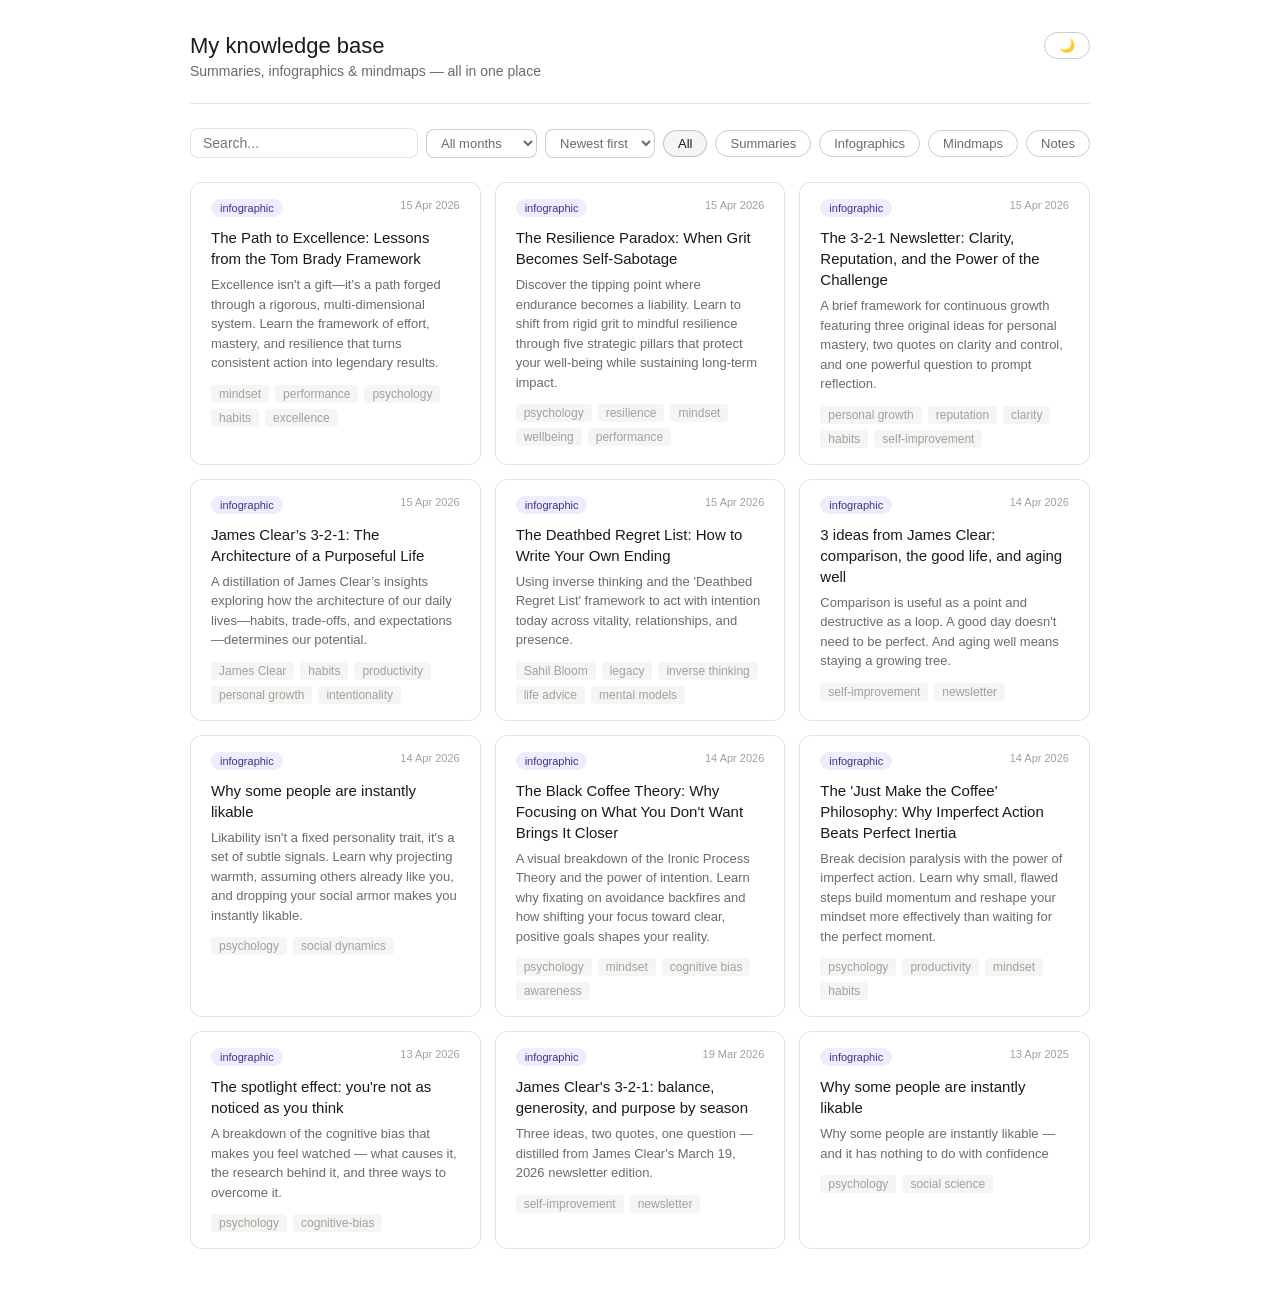
<file: index.html>
<!DOCTYPE html>
<html lang="en">
<head>
  <script>
    const savedTheme = localStorage.getItem('theme') || 'system';
    const prefersDark = window.matchMedia('(prefers-color-scheme: dark)').matches;
    if (savedTheme === 'dark' || (savedTheme === 'system' && prefersDark)) {
      document.documentElement.setAttribute('data-theme', 'dark');
    }
  </script>
  <meta charset="UTF-8" />
  <meta name="viewport" content="width=device-width, initial-scale=1.0" />
  <title>My Knowledge Base</title>
  <link rel="stylesheet" href="main.css" />
</head>
<body>
  <div class="container">
    <div class="header">
      <div style="display: flex; justify-content: space-between; align-items: center;">
        <h1>My knowledge base</h1>
        <button id="theme-toggle" class="filter-btn" onclick="toggleTheme()" title="Toggle Day/Night Mode">🌙</button>
      </div>
      <p>Summaries, infographics & mindmaps — all in one place</p>
    </div>

    <div class="controls">
      <input class="search" type="text" id="search" placeholder="Search..." oninput="render()" />
      <select class="date-filter" id="date-filter" onchange="render()">
        <option value="all">All months</option>
      </select>
      <select class="sort-filter" id="sort-filter" onchange="handleSortChange()">
        <option value="newest">Newest first</option>
        <option value="oldest">Oldest first</option>
      </select>
      <button class="filter-btn active" data-type="all"         onclick="setFilter('all')">All</button>
      <button class="filter-btn"        data-type="summary"     onclick="setFilter('summary')">Summaries</button>
      <button class="filter-btn"        data-type="infographic" onclick="setFilter('infographic')">Infographics</button>
      <button class="filter-btn"        data-type="mindmap"     onclick="setFilter('mindmap')">Mindmaps</button>
      <button class="filter-btn"        data-type="notes"       onclick="setFilter('notes')">Notes</button>
    </div>

    <div class="grid" id="grid"></div>
  </div>

  <!-- Card template for secure, clean rendering -->
  <template id="card-template">
    <a class="card" href="#">
      <div class="card-top">
        <span class="badge"></span>
        <span class="card-date"></span>
      </div>
      <div class="card-title"></div>
      <div class="card-desc"></div>
      <div class="card-footer"></div>
    </a>
  </template>

  <script src="main.js"></script>
</body>
</html>
</file>
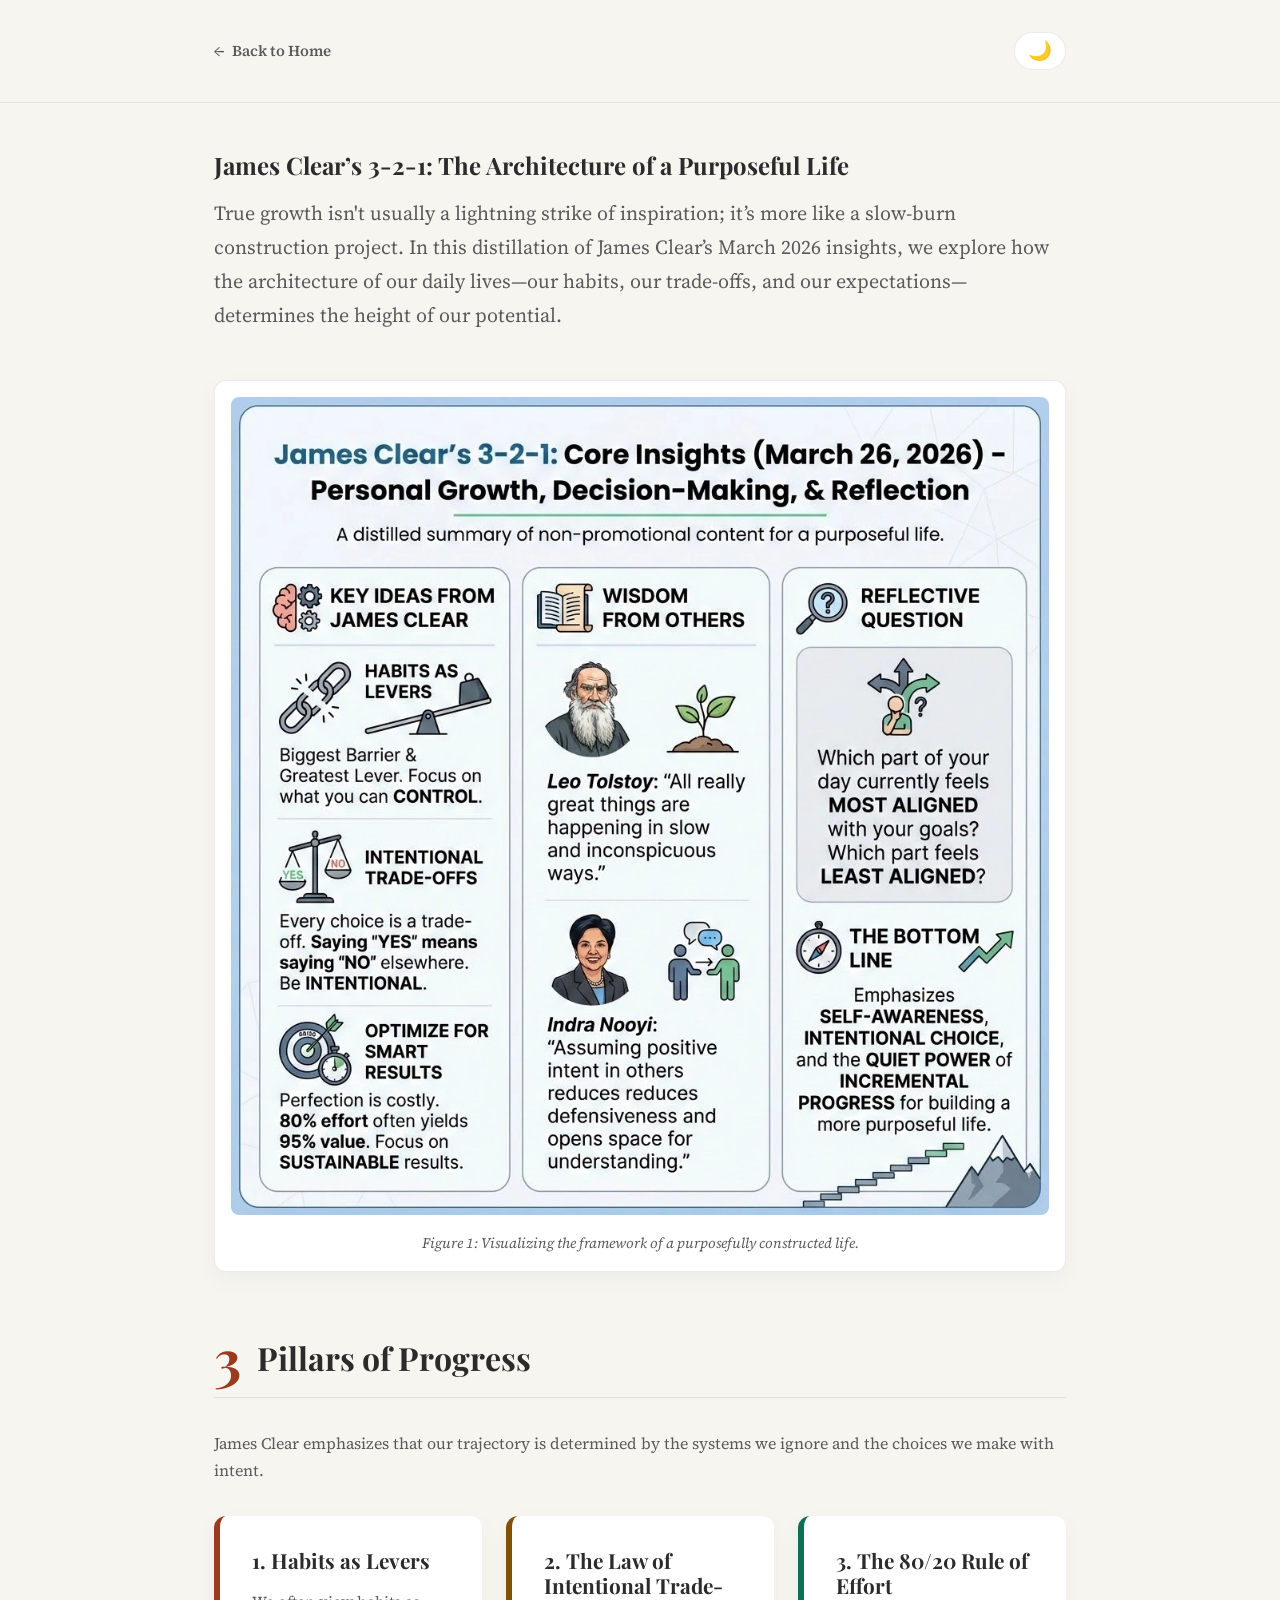
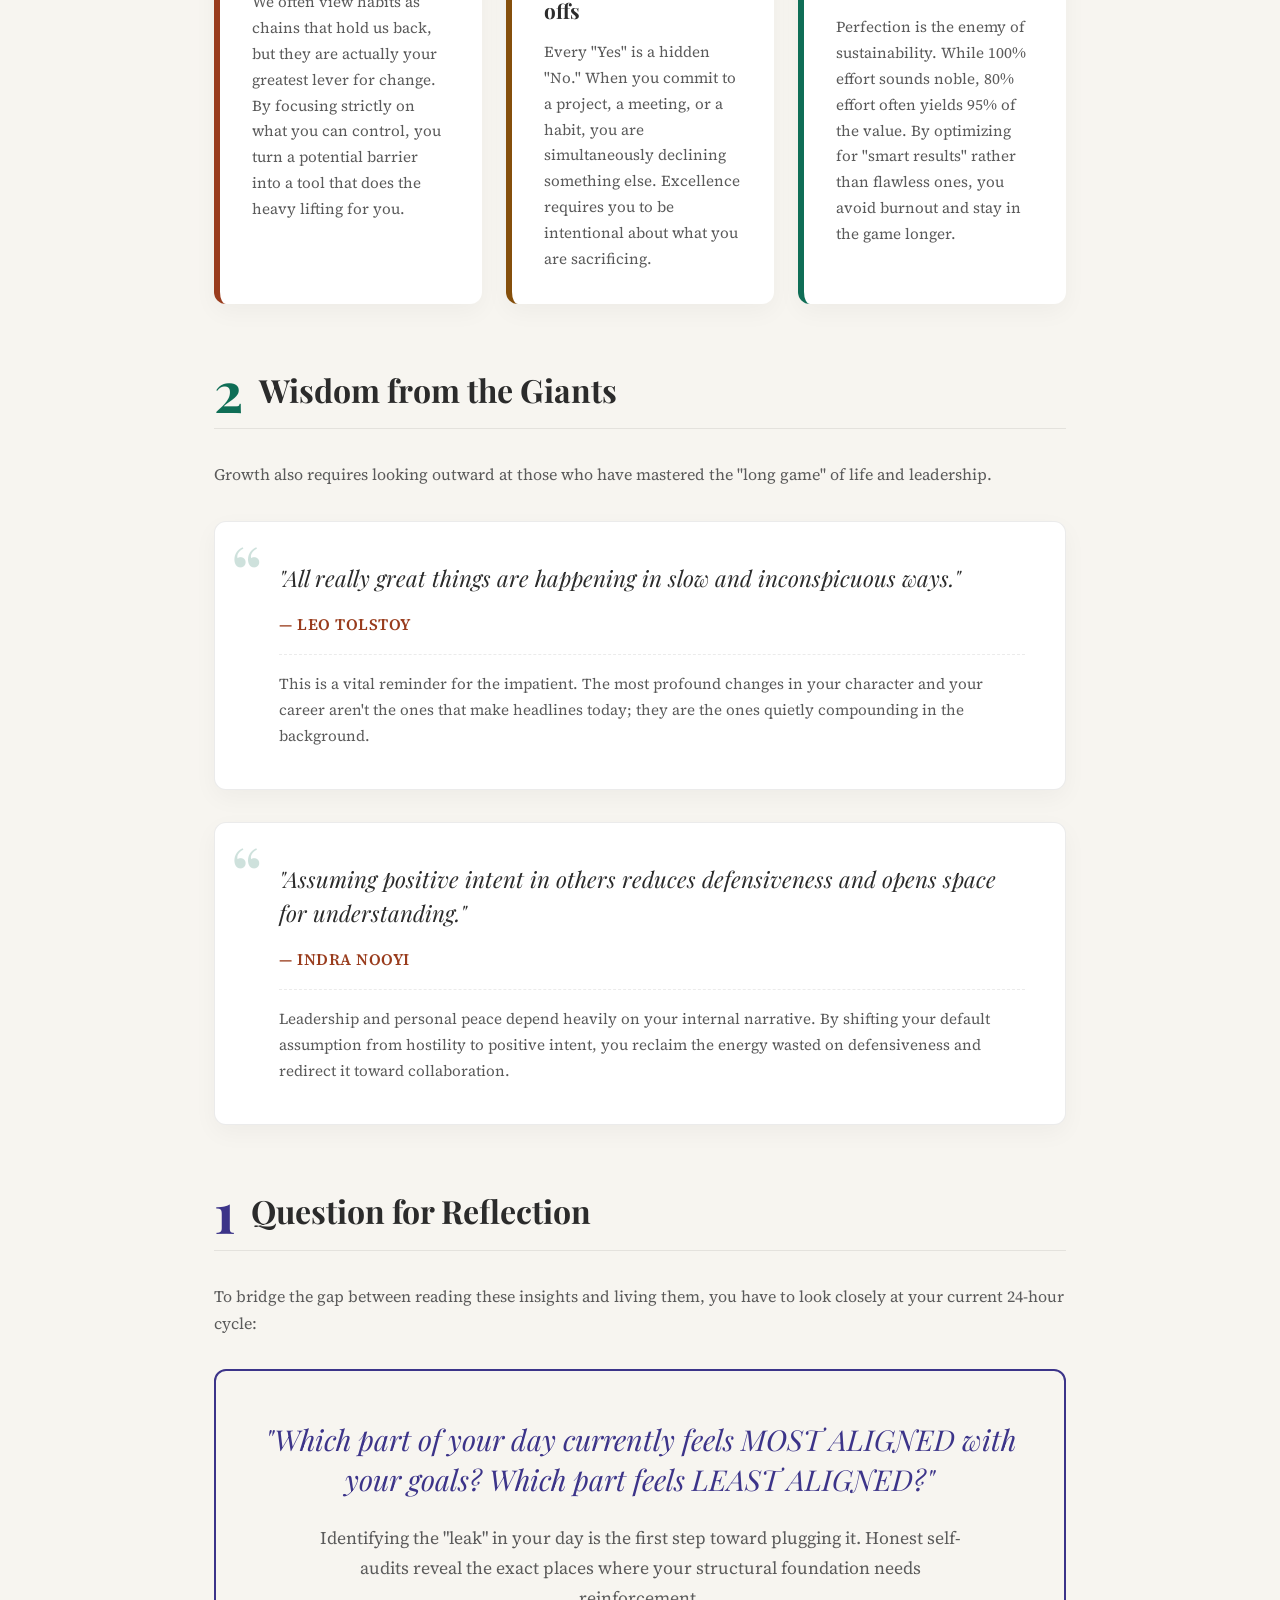
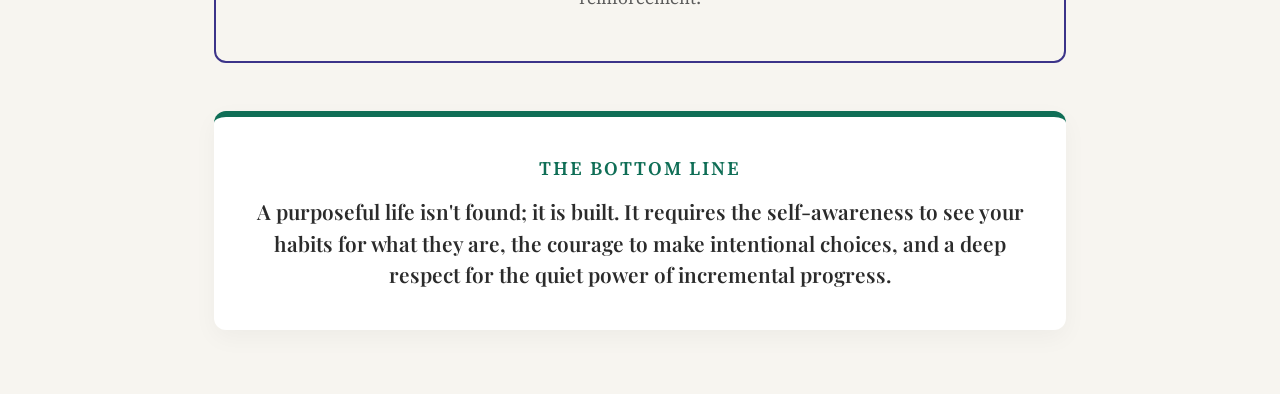
<file: posts/2026-04-15-321-architecture-purposeful-life.html>
<!DOCTYPE html>
<html lang="en" data-theme="light">
<head>
    <meta charset="UTF-8">
    <meta name="viewport" content="width=device-width, initial-scale=1.0">
    <title>James Clear’s 3-2-1: The Architecture of a Purposeful Life</title>
    
    <link rel="preconnect" href="https://fonts.googleapis.com">
    <link rel="preconnect" href="https://fonts.gstatic.com" crossorigin>
    <link href="https://fonts.googleapis.com/css2?family=Playfair+Display:ital,wght@0,400;0,600;0,700;1,400;1,600&family=Source+Serif+4:ital,wght@0,400;0,600;1,400&display=swap" rel="stylesheet">

    <style>
        /* CSS Variables */
        :root {
            --bg-color: #f7f5f0;
            --card-bg: #ffffff;
            --text-main: #2b2b2b;
            --text-muted: #5a5a5a;
            
            /* Brand Accents */
            --coral: #993c1d;
            --teal: #0f6e56;
            --purple: #3c3489;
            --amber: #854f0b;
            
            --border-color: rgba(0, 0, 0, 0.08);
            --shadow: 0 8px 24px rgba(0, 0, 0, 0.04);
            --card-radius: 12px;
            
            --transition: all 0.3s ease;
        }

        [data-theme="dark"] {
            --bg-color: #121212;
            --card-bg: #1e1e1e;
            --text-main: #e4e4e4;
            --text-muted: #a0a0a0;
            
            /* Lightened Accents for Dark Mode Contrast */
            --coral: #e06d4a;
            --teal: #24a886;
            --purple: #8177d6;
            --amber: #d48c2c;
            
            --border-color: rgba(255, 255, 255, 0.1);
            --shadow: 0 8px 24px rgba(0, 0, 0, 0.2);
        }

        /* Base Styles */
        * {
            box-sizing: border-box;
            margin: 0;
            padding: 0;
        }

        body {
            font-family: 'Source Serif 4', Georgia, serif;
            background-color: var(--bg-color);
            color: var(--text-main);
            line-height: 1.7;
            transition: var(--transition);
            -webkit-font-smoothing: antialiased;
        }

        h1, h2, h3, h4 {
            font-family: 'Playfair Display', serif;
            color: var(--text-main);
            margin-bottom: 1rem;
            line-height: 1.2;
        }

        a {
            color: var(--teal);
            text-decoration: none;
            transition: var(--transition);
        }

        a:hover {
            opacity: 0.8;
        }

        /* Layout */
        .container {
            max-width: 900px;
            margin: 0 auto;
            padding: 0 1.5rem;
        }

        /* Header */
        header {
            padding: 2rem 0;
            border-bottom: 1px solid var(--border-color);
            margin-bottom: 3rem;
        }

        .header-content {
            display: flex;
            justify-content: space-between;
            align-items: center;
        }

        .back-link {
            font-weight: 600;
            display: flex;
            align-items: center;
            gap: 0.5rem;
            color: var(--text-muted);
            font-size: 0.95rem;
        }

        .back-link:hover {
            color: var(--coral);
        }

        .theme-toggle {
            background: none;
            border: 1px solid var(--border-color);
            border-radius: 50px;
            padding: 0.4rem 0.8rem;
            cursor: pointer;
            font-size: 1.2rem;
            color: var(--text-main);
            background-color: var(--card-bg);
            transition: var(--transition);
            display: flex;
            align-items: center;
            justify-content: center;
        }

        .theme-toggle:hover {
            transform: scale(1.05);
            border-color: var(--teal);
        }

        /* Typography Formatting */
        .lead {
            font-size: 1.25rem;
            color: var(--text-muted);
            margin-bottom: 2.5rem;
        }
        
        .section-header {
            display: flex;
            align-items: center;
            gap: 1rem;
            margin: 4rem 0 2rem;
            border-bottom: 1px solid var(--border-color);
            padding-bottom: 1rem;
        }

        .section-header span {
            font-size: 3.5rem;
            color: var(--purple);
            font-family: 'Playfair Display', serif;
            font-weight: 700;
            line-height: 0.8;
        }

        .section-header h2 {
            margin: 0;
            font-size: 2rem;
        }

        /* Infographic Placeholder */
        .infographic-wrapper {
            margin: 3rem 0;
            background-color: var(--card-bg);
            border: 1px solid var(--border-color);
            border-radius: var(--card-radius);
            padding: 1rem;
            box-shadow: var(--shadow);
            transition: var(--transition);
            width: 100%;
            overflow: hidden; 
        }

        .infographic-img {
            max-width: 100%;
            width: 100%;
            height: auto;
            border-radius: 8px;
            display: block;
            margin: 0 auto;
        }

        .caption {
            text-align: center;
            font-size: 0.9rem;
            color: var(--text-muted);
            margin-top: 1rem;
            font-style: italic;
        }

        /* 3 Pillars Grid */
        .pillars-grid {
            display: grid;
            grid-template-columns: repeat(auto-fit, minmax(260px, 1fr));
            gap: 1.5rem;
            margin-bottom: 3rem;
        }

        .pillar-card {
            background-color: var(--card-bg);
            border-radius: var(--card-radius);
            padding: 2rem;
            box-shadow: var(--shadow);
            border-left: 6px solid;
            transition: var(--transition);
            display: flex;
            flex-direction: column;
        }

        .pillar-card:nth-child(1) { border-left-color: var(--coral); }
        .pillar-card:nth-child(2) { border-left-color: var(--amber); }
        .pillar-card:nth-child(3) { border-left-color: var(--teal); }

        .pillar-card h3 {
            font-size: 1.3rem;
            margin-bottom: 1rem;
        }

        .pillar-card p {
            color: var(--text-muted);
            font-size: 0.95rem;
            flex-grow: 1;
        }

        /* 2 Quotes Layout */
        .quotes-container {
            display: flex;
            flex-direction: column;
            gap: 2rem;
            margin-bottom: 3rem;
        }

        .quote-block {
            background-color: var(--card-bg);
            border-radius: var(--card-radius);
            padding: 2.5rem 2.5rem 2.5rem 4rem;
            box-shadow: var(--shadow);
            position: relative;
            border: 1px solid var(--border-color);
        }

        .quote-block::before {
            content: "“";
            position: absolute;
            top: 10px;
            left: 15px;
            font-size: 5rem;
            color: var(--teal);
            font-family: 'Playfair Display', serif;
            opacity: 0.2;
            line-height: 1;
        }

        .quote-block blockquote {
            font-family: 'Playfair Display', serif;
            font-size: 1.4rem;
            font-style: italic;
            color: var(--text-main);
            margin-bottom: 1rem;
            line-height: 1.5;
        }

        .quote-block cite {
            display: block;
            font-size: 1rem;
            color: var(--coral);
            font-weight: 600;
            font-style: normal;
            margin-bottom: 1rem;
            text-transform: uppercase;
            letter-spacing: 0.5px;
        }

        .quote-block p {
            color: var(--text-muted);
            font-size: 0.95rem;
            border-top: 1px dashed var(--border-color);
            padding-top: 1rem;
        }

        /* 1 Question Reflection */
        .reflection-box {
            background-color: var(--bg-color);
            border: 2px solid var(--purple);
            padding: 3rem;
            border-radius: var(--card-radius);
            margin-bottom: 3rem;
            text-align: center;
            position: relative;
        }

        .reflection-question {
            font-size: 1.8rem;
            color: var(--purple);
            font-family: 'Playfair Display', serif;
            margin-bottom: 1.5rem;
            font-style: italic;
            line-height: 1.4;
        }

        .reflection-box p {
            font-size: 1.1rem;
            color: var(--text-muted);
            max-width: 650px;
            margin: 0 auto;
        }

        /* Bottom Line Summary */
        .bottom-line {
            background-color: var(--card-bg);
            border-top: 6px solid var(--teal);
            padding: 2.5rem;
            border-radius: var(--card-radius);
            box-shadow: var(--shadow);
            margin-bottom: 4rem;
            text-align: center;
        }

        .bottom-line h3 {
            color: var(--teal);
            font-size: 1.2rem;
            text-transform: uppercase;
            letter-spacing: 2px;
            font-family: 'Source Serif 4', serif;
            font-weight: 600;
            margin-bottom: 1rem;
        }

        .bottom-line p {
            font-size: 1.3rem;
            font-weight: 600;
            font-family: 'Playfair Display', serif;
            color: var(--text-main);
            line-height: 1.5;
        }

        /* Responsive Breakpoints */
        @media (max-width: 768px) {
            .section-header {
                align-items: baseline;
            }
            .section-header span {
                font-size: 2.5rem;
            }
            .section-header h2 {
                font-size: 1.5rem;
            }
            .quote-block {
                padding: 2rem 1.5rem 2rem 3rem;
            }
            .quote-block::before {
                left: 10px;
                font-size: 4rem;
            }
            .quote-block blockquote {
                font-size: 1.2rem;
            }
            .reflection-question {
                font-size: 1.4rem;
            }
            .reflection-box {
                padding: 2rem 1.5rem;
            }
        }
    </style>
</head>
<body>

    <header>
        <div class="container header-content">
            <a href="#" class="back-link"><span>←</span> Back to Home</a>
            <button class="theme-toggle" id="themeToggle" aria-label="Toggle Dark Mode">
                <span id="themeIcon">🌙</span>
            </button>
        </div>
    </header>

    <main class="container">
        <article>
            <h1>James Clear’s 3-2-1: The Architecture of a Purposeful Life</h1>
            <p class="lead">True growth isn't usually a lightning strike of inspiration; it’s more like a slow-burn construction project. In this distillation of James Clear’s March 2026 insights, we explore how the architecture of our daily lives—our habits, our trade-offs, and our expectations—determines the height of our potential.</p>

            <div class="infographic-wrapper">
                <img src="[data-uri]" alt="Placeholder for infographic" class="infographic-img">
                <figcaption class="caption">Figure 1: Visualizing the framework of a purposefully constructed life.</figcaption>
            </div>

            <div class="section-header">
                <span style="color: var(--coral);">3</span>
                <h2>Pillars of Progress</h2>
            </div>
            <p style="margin-bottom: 2rem; color: var(--text-muted);">James Clear emphasizes that our trajectory is determined by the systems we ignore and the choices we make with intent.</p>
            
            <div class="pillars-grid">
                <div class="pillar-card">
                    <h3>1. Habits as Levers</h3>
                    <p>We often view habits as chains that hold us back, but they are actually your greatest lever for change. By focusing strictly on what you can control, you turn a potential barrier into a tool that does the heavy lifting for you.</p>
                </div>
                
                <div class="pillar-card">
                    <h3>2. The Law of Intentional Trade-offs</h3>
                    <p>Every "Yes" is a hidden "No." When you commit to a project, a meeting, or a habit, you are simultaneously declining something else. Excellence requires you to be intentional about what you are sacrificing.</p>
                </div>

                <div class="pillar-card">
                    <h3>3. The 80/20 Rule of Effort</h3>
                    <p>Perfection is the enemy of sustainability. While 100% effort sounds noble, 80% effort often yields 95% of the value. By optimizing for "smart results" rather than flawless ones, you avoid burnout and stay in the game longer.</p>
                </div>
            </div>

            <div class="section-header">
                <span style="color: var(--teal);">2</span>
                <h2>Wisdom from the Giants</h2>
            </div>
            <p style="margin-bottom: 2rem; color: var(--text-muted);">Growth also requires looking outward at those who have mastered the "long game" of life and leadership.</p>

            <div class="quotes-container">
                <div class="quote-block">
                    <blockquote>"All really great things are happening in slow and inconspicuous ways."</blockquote>
                    <cite>— Leo Tolstoy</cite>
                    <p>This is a vital reminder for the impatient. The most profound changes in your character and your career aren't the ones that make headlines today; they are the ones quietly compounding in the background.</p>
                </div>

                <div class="quote-block">
                    <blockquote>"Assuming positive intent in others reduces defensiveness and opens space for understanding."</blockquote>
                    <cite>— Indra Nooyi</cite>
                    <p>Leadership and personal peace depend heavily on your internal narrative. By shifting your default assumption from hostility to positive intent, you reclaim the energy wasted on defensiveness and redirect it toward collaboration.</p>
                </div>
            </div>

            <div class="section-header">
                <span style="color: var(--purple);">1</span>
                <h2>Question for Reflection</h2>
            </div>
            <p style="margin-bottom: 2rem; color: var(--text-muted);">To bridge the gap between reading these insights and living them, you have to look closely at your current 24-hour cycle:</p>

            <div class="reflection-box">
                <div class="reflection-question">"Which part of your day currently feels MOST ALIGNED with your goals? Which part feels LEAST ALIGNED?"</div>
                <p>Identifying the "leak" in your day is the first step toward plugging it. Honest self-audits reveal the exact places where your structural foundation needs reinforcement.</p>
            </div>

            <div class="bottom-line">
                <h3>The Bottom Line</h3>
                <p>A purposeful life isn't found; it is built. It requires the self-awareness to see your habits for what they are, the courage to make intentional choices, and a deep respect for the quiet power of incremental progress.</p>
            </div>
        </article>
    </main>

    <script>
        // Theme Toggle Logic
        const themeToggle = document.getElementById('themeToggle');
        const themeIcon = document.getElementById('themeIcon');
        const htmlElement = document.documentElement;

        // Check local storage for theme preference
        const savedTheme = localStorage.getItem('theme');
        if (savedTheme) {
            htmlElement.setAttribute('data-theme', savedTheme);
            updateIcon(savedTheme);
        } else if (window.matchMedia && window.matchMedia('(prefers-color-scheme: dark)').matches) {
            // Fallback to system preference
            htmlElement.setAttribute('data-theme', 'dark');
            updateIcon('dark');
        }

        themeToggle.addEventListener('click', () => {
            const currentTheme = htmlElement.getAttribute('data-theme');
            const newTheme = currentTheme === 'light' ? 'dark' : 'light';
            
            htmlElement.setAttribute('data-theme', newTheme);
            localStorage.setItem('theme', newTheme);
            updateIcon(newTheme);
        });

        function updateIcon(theme) {
            themeIcon.textContent = theme === 'dark' ? '☀️' : '🌙';
        }
    </script>
</body>
</html>
</file>
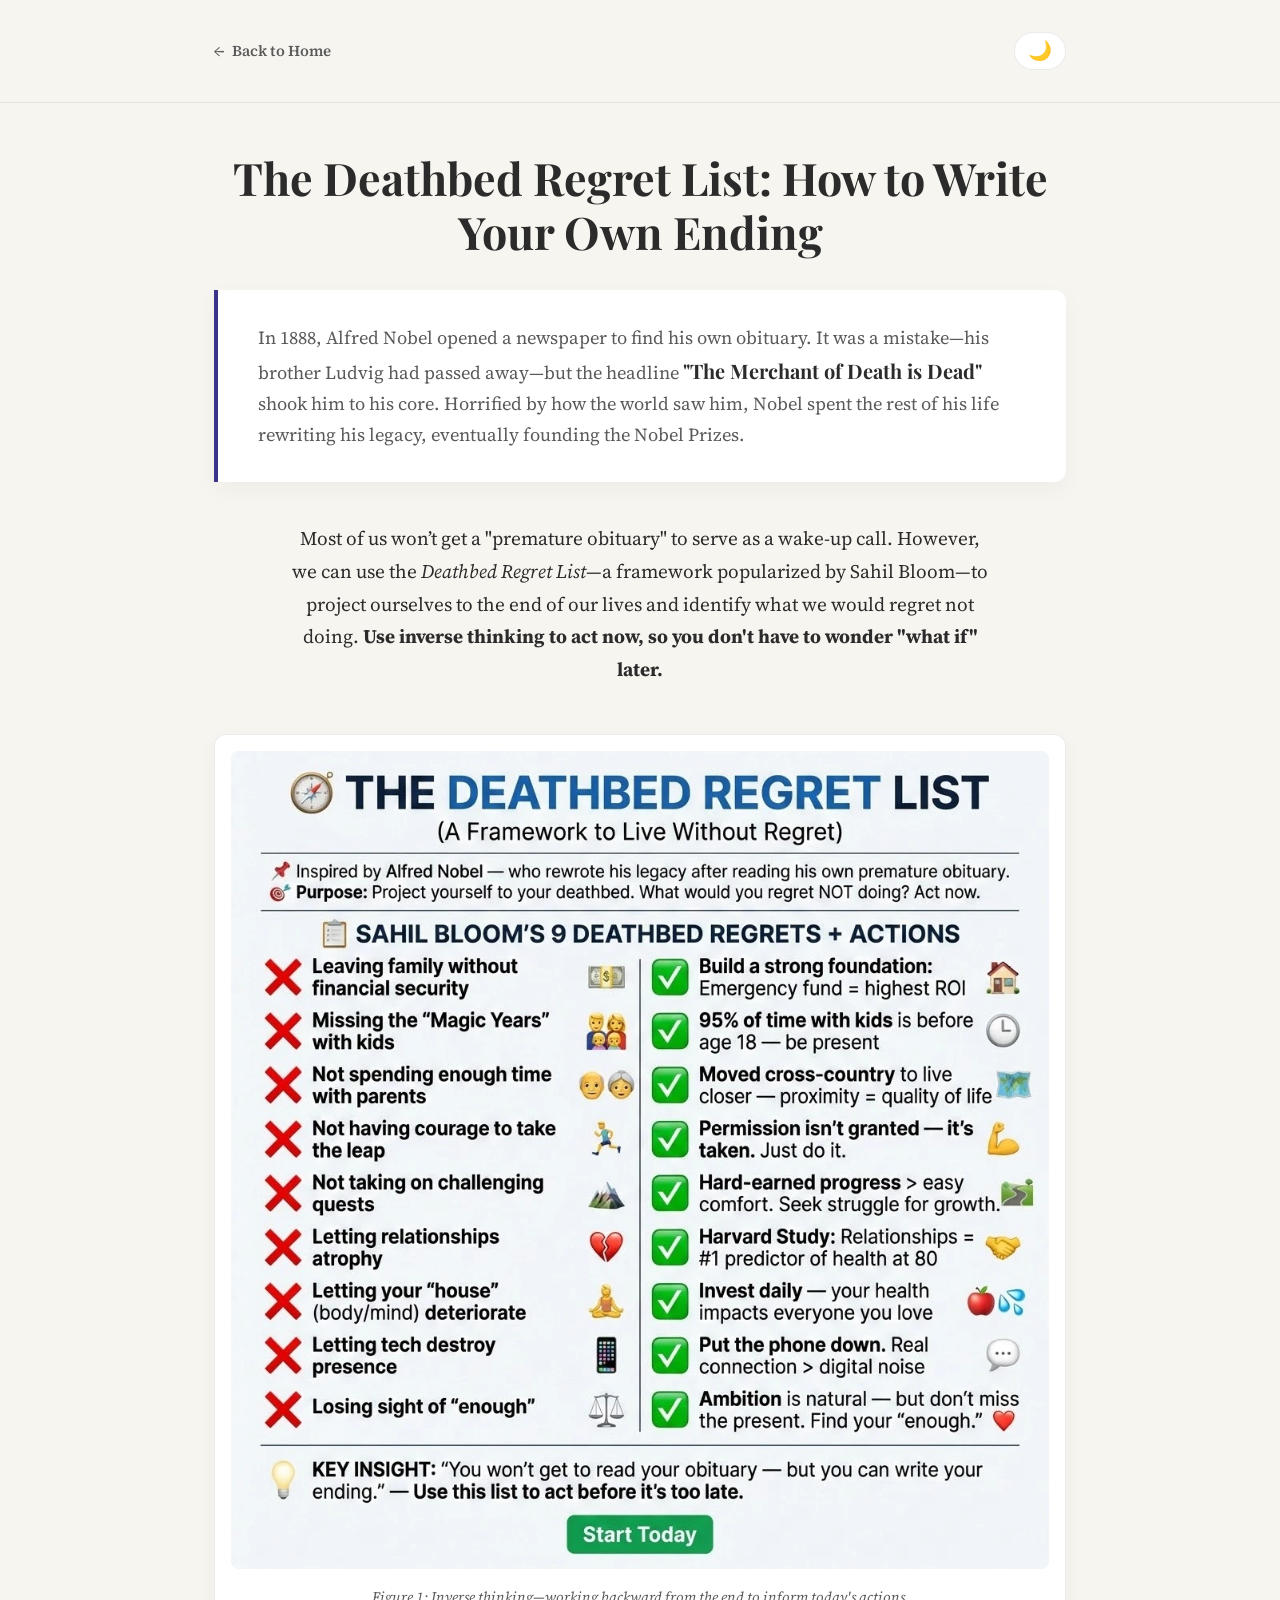
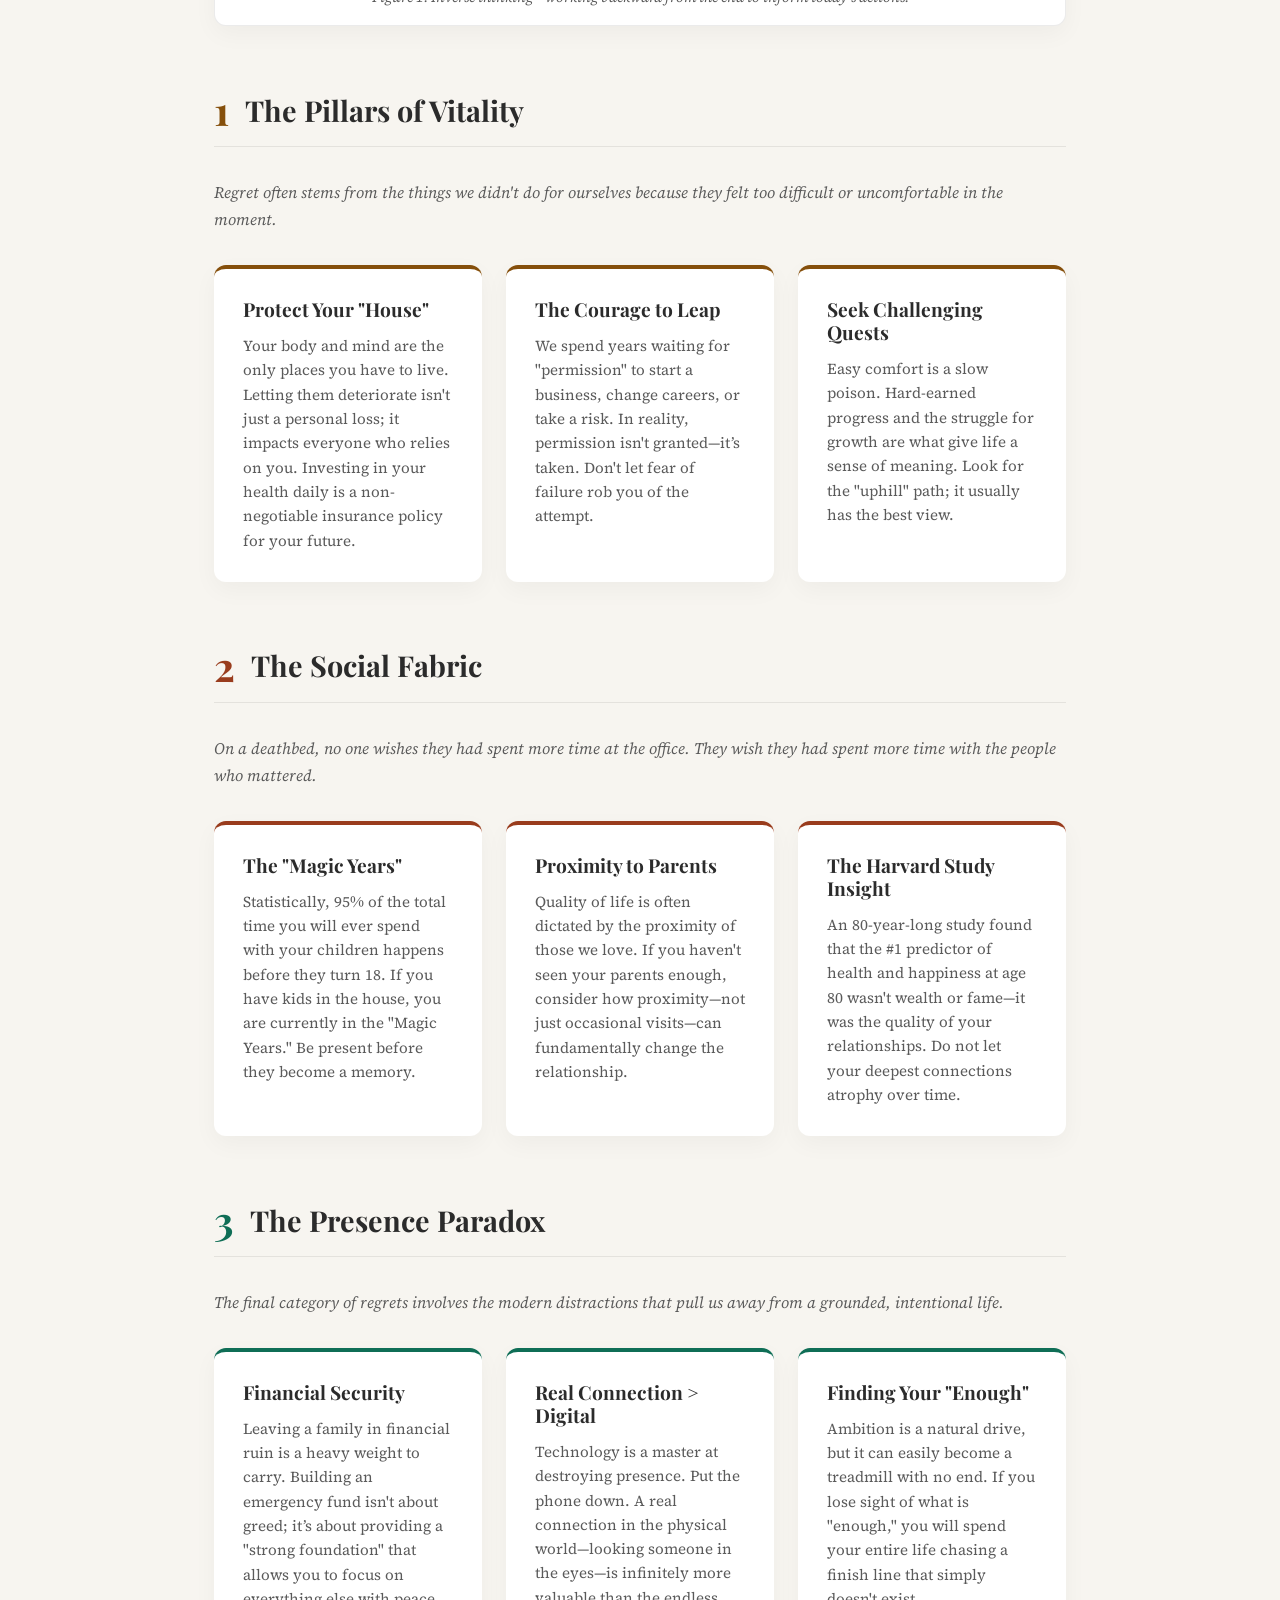
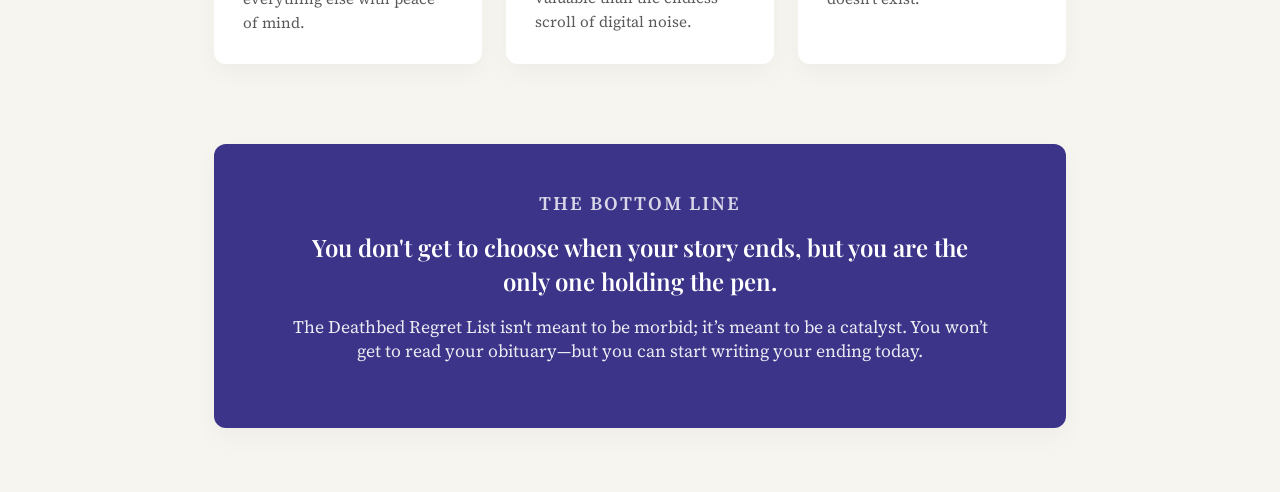
<file: posts/2026-04-15-deathbed-regret-list.html>
<!DOCTYPE html>
<html lang="en" data-theme="light">
<head>
    <meta charset="UTF-8">
    <meta name="viewport" content="width=device-width, initial-scale=1.0">
    <title>The Deathbed Regret List: How to Write Your Own Ending</title>
    
    <link rel="preconnect" href="https://fonts.googleapis.com">
    <link rel="preconnect" href="https://fonts.gstatic.com" crossorigin>
    <link href="https://fonts.googleapis.com/css2?family=Playfair+Display:ital,wght@0,400;0,600;0,700;1,400;1,600&family=Source+Serif+4:ital,wght@0,400;0,600;1,400&display=swap" rel="stylesheet">

    <style>
        /* CSS Variables */
        :root {
            --bg-color: #f7f5f0;
            --card-bg: #ffffff;
            --text-main: #2b2b2b;
            --text-muted: #5a5a5a;
            
            /* Brand Accents */
            --coral: #993c1d;
            --teal: #0f6e56;
            --purple: #3c3489;
            --amber: #854f0b;
            
            --border-color: rgba(0, 0, 0, 0.08);
            --shadow: 0 8px 24px rgba(0, 0, 0, 0.04);
            --card-radius: 12px;
            
            --transition: all 0.3s ease;
        }

        [data-theme="dark"] {
            --bg-color: #121212;
            --card-bg: #1e1e1e;
            --text-main: #e4e4e4;
            --text-muted: #a0a0a0;
            
            /* Lightened Accents for Dark Mode Contrast */
            --coral: #e06d4a;
            --teal: #24a886;
            --purple: #8177d6;
            --amber: #d48c2c;
            
            --border-color: rgba(255, 255, 255, 0.1);
            --shadow: 0 8px 24px rgba(0, 0, 0, 0.2);
        }

        /* Base Styles */
        * {
            box-sizing: border-box;
            margin: 0;
            padding: 0;
        }

        body {
            font-family: 'Source Serif 4', Georgia, serif;
            background-color: var(--bg-color);
            color: var(--text-main);
            line-height: 1.7;
            transition: var(--transition);
            -webkit-font-smoothing: antialiased;
        }

        h1, h2, h3, h4 {
            font-family: 'Playfair Display', serif;
            color: var(--text-main);
            margin-bottom: 1rem;
            line-height: 1.2;
        }

        a {
            color: var(--teal);
            text-decoration: none;
            transition: var(--transition);
        }

        a:hover {
            opacity: 0.8;
        }

        /* Layout */
        .container {
            max-width: 900px;
            margin: 0 auto;
            padding: 0 1.5rem;
        }

        /* Header */
        header {
            padding: 2rem 0;
            border-bottom: 1px solid var(--border-color);
            margin-bottom: 3rem;
        }

        .header-content {
            display: flex;
            justify-content: space-between;
            align-items: center;
        }

        .back-link {
            font-weight: 600;
            display: flex;
            align-items: center;
            gap: 0.5rem;
            color: var(--text-muted);
            font-size: 0.95rem;
        }

        .back-link:hover {
            color: var(--coral);
        }

        .theme-toggle {
            background: none;
            border: 1px solid var(--border-color);
            border-radius: 50px;
            padding: 0.4rem 0.8rem;
            cursor: pointer;
            font-size: 1.2rem;
            color: var(--text-main);
            background-color: var(--card-bg);
            transition: var(--transition);
            display: flex;
            align-items: center;
            justify-content: center;
        }

        .theme-toggle:hover {
            transform: scale(1.05);
            border-color: var(--teal);
        }

        /* Hook & Lead */
        .lead-story {
            background-color: var(--card-bg);
            border-left: 4px solid var(--purple);
            padding: 2rem 2.5rem;
            margin-bottom: 2.5rem;
            border-radius: 0 var(--card-radius) var(--card-radius) 0;
            box-shadow: var(--shadow);
            font-size: 1.15rem;
            color: var(--text-muted);
        }

        .lead-story strong {
            color: var(--text-main);
            font-family: 'Playfair Display', serif;
            font-size: 1.25rem;
        }

        .intro-text {
            font-size: 1.2rem;
            text-align: center;
            max-width: 700px;
            margin: 0 auto 3rem auto;
            color: var(--text-main);
        }

        /* Infographic Placeholder */
        .infographic-wrapper {
            margin: 3rem 0 4rem;
            background-color: var(--card-bg);
            border: 1px solid var(--border-color);
            border-radius: var(--card-radius);
            padding: 1rem;
            box-shadow: var(--shadow);
            transition: var(--transition);
            width: 100%;
            overflow: hidden; 
        }

        .infographic-img {
            max-width: 100%;
            width: 100%;
            height: auto;
            border-radius: 8px;
            display: block;
            margin: 0 auto;
        }

        .caption {
            text-align: center;
            font-size: 0.9rem;
            color: var(--text-muted);
            margin-top: 1rem;
            font-style: italic;
        }

        /* Category Sections */
        .category-section {
            margin-bottom: 4rem;
        }

        .section-title {
            display: flex;
            align-items: center;
            gap: 1rem;
            margin-bottom: 2rem;
            border-bottom: 1px solid var(--border-color);
            padding-bottom: 1rem;
        }

        .section-title span {
            font-size: 2.5rem;
            font-family: 'Playfair Display', serif;
            font-weight: 700;
            line-height: 1;
        }

        .title-amber span { color: var(--amber); }
        .title-coral span { color: var(--coral); }
        .title-teal span { color: var(--teal); }

        .section-title h2 {
            margin: 0;
            font-size: 1.8rem;
        }

        .category-desc {
            color: var(--text-muted);
            margin-bottom: 2rem;
            font-style: italic;
        }

        /* Grid Cards */
        .grid-3 {
            display: grid;
            grid-template-columns: repeat(auto-fit, minmax(250px, 1fr));
            gap: 1.5rem;
        }

        .regret-card {
            background-color: var(--card-bg);
            border-radius: var(--card-radius);
            padding: 1.8rem;
            box-shadow: var(--shadow);
            border-top: 4px solid;
            transition: var(--transition);
            display: flex;
            flex-direction: column;
        }

        .regret-card:hover {
            transform: translateY(-3px);
            box-shadow: 0 12px 30px rgba(0, 0, 0, 0.08);
        }

        .card-amber { border-top-color: var(--amber); }
        .card-coral { border-top-color: var(--coral); }
        .card-teal { border-top-color: var(--teal); }

        .regret-card h3 {
            font-size: 1.2rem;
            margin-bottom: 0.8rem;
            font-family: 'Playfair Display', serif;
        }

        .regret-card p {
            color: var(--text-muted);
            font-size: 0.95rem;
            line-height: 1.6;
            flex-grow: 1;
        }

        /* Bottom Line Summary */
        .bottom-line {
            background-color: var(--purple);
            color: #ffffff;
            padding: 3rem;
            border-radius: var(--card-radius);
            box-shadow: var(--shadow);
            margin-top: 5rem;
            margin-bottom: 4rem;
            text-align: center;
        }

        .bottom-line h3 {
            color: #ffffff;
            font-size: 1.2rem;
            text-transform: uppercase;
            letter-spacing: 2px;
            font-family: 'Source Serif 4', serif;
            font-weight: 600;
            margin-bottom: 1rem;
            opacity: 0.8;
        }

        .bottom-line p {
            font-size: 1.5rem;
            font-weight: 600;
            font-family: 'Playfair Display', serif;
            line-height: 1.4;
            max-width: 700px;
            margin: 0 auto 1rem auto;
        }

        .bottom-line .subtext {
            font-size: 1.1rem;
            font-family: 'Source Serif 4', serif;
            font-weight: 400;
            opacity: 0.9;
        }

        /* Responsive Breakpoints */
        @media (max-width: 768px) {
            .section-title span {
                font-size: 2rem;
            }
            .section-title h2 {
                font-size: 1.5rem;
            }
            .lead-story {
                padding: 1.5rem;
            }
            .bottom-line {
                padding: 2rem 1.5rem;
            }
            .bottom-line p {
                font-size: 1.3rem;
            }
        }
    </style>
</head>
<body>

    <header>
        <div class="container header-content">
            <a href="#" class="back-link"><span>←</span> Back to Home</a>
            <button class="theme-toggle" id="themeToggle" aria-label="Toggle Dark Mode">
                <span id="themeIcon">🌙</span>
            </button>
        </div>
    </header>

    <main class="container">
        <article>
            <h1 style="font-size: 2.8rem; text-align: center; margin-bottom: 2rem;">The Deathbed Regret List: How to Write Your Own Ending</h1>
            
            <div class="lead-story">
                <p>In 1888, Alfred Nobel opened a newspaper to find his own obituary. It was a mistake—his brother Ludvig had passed away—but the headline <strong>"The Merchant of Death is Dead"</strong> shook him to his core. Horrified by how the world saw him, Nobel spent the rest of his life rewriting his legacy, eventually founding the Nobel Prizes.</p>
            </div>

            <p class="intro-text">Most of us won’t get a "premature obituary" to serve as a wake-up call. However, we can use the <em>Deathbed Regret List</em>—a framework popularized by Sahil Bloom—to project ourselves to the end of our lives and identify what we would regret not doing. <strong>Use inverse thinking to act now, so you don't have to wonder "what if" later.</strong></p>

            <div class="infographic-wrapper">
                <img src="[data-uri]" alt="Placeholder for Deathbed Regret List framework infographic" class="infographic-img">
                <figcaption class="caption">Figure 1: Inverse thinking—working backward from the end to inform today's actions.</figcaption>
            </div>

            <section class="category-section">
                <div class="section-title title-amber">
                    <span>1</span>
                    <h2>The Pillars of Vitality</h2>
                </div>
                <p class="category-desc">Regret often stems from the things we didn't do for ourselves because they felt too difficult or uncomfortable in the moment.</p>
                
                <div class="grid-3">
                    <div class="regret-card card-amber">
                        <h3>Protect Your "House"</h3>
                        <p>Your body and mind are the only places you have to live. Letting them deteriorate isn't just a personal loss; it impacts everyone who relies on you. Investing in your health daily is a non-negotiable insurance policy for your future.</p>
                    </div>
                    <div class="regret-card card-amber">
                        <h3>The Courage to Leap</h3>
                        <p>We spend years waiting for "permission" to start a business, change careers, or take a risk. In reality, permission isn't granted—it’s taken. Don't let fear of failure rob you of the attempt.</p>
                    </div>
                    <div class="regret-card card-amber">
                        <h3>Seek Challenging Quests</h3>
                        <p>Easy comfort is a slow poison. Hard-earned progress and the struggle for growth are what give life a sense of meaning. Look for the "uphill" path; it usually has the best view.</p>
                    </div>
                </div>
            </section>

            <section class="category-section">
                <div class="section-title title-coral">
                    <span>2</span>
                    <h2>The Social Fabric</h2>
                </div>
                <p class="category-desc">On a deathbed, no one wishes they had spent more time at the office. They wish they had spent more time with the people who mattered.</p>
                
                <div class="grid-3">
                    <div class="regret-card card-coral">
                        <h3>The "Magic Years"</h3>
                        <p>Statistically, 95% of the total time you will ever spend with your children happens before they turn 18. If you have kids in the house, you are currently in the "Magic Years." Be present before they become a memory.</p>
                    </div>
                    <div class="regret-card card-coral">
                        <h3>Proximity to Parents</h3>
                        <p>Quality of life is often dictated by the proximity of those we love. If you haven't seen your parents enough, consider how proximity—not just occasional visits—can fundamentally change the relationship.</p>
                    </div>
                    <div class="regret-card card-coral">
                        <h3>The Harvard Study Insight</h3>
                        <p>An 80-year-long study found that the #1 predictor of health and happiness at age 80 wasn't wealth or fame—it was the quality of your relationships. Do not let your deepest connections atrophy over time.</p>
                    </div>
                </div>
            </section>

            <section class="category-section">
                <div class="section-title title-teal">
                    <span>3</span>
                    <h2>The Presence Paradox</h2>
                </div>
                <p class="category-desc">The final category of regrets involves the modern distractions that pull us away from a grounded, intentional life.</p>
                
                <div class="grid-3">
                    <div class="regret-card card-teal">
                        <h3>Financial Security</h3>
                        <p>Leaving a family in financial ruin is a heavy weight to carry. Building an emergency fund isn't about greed; it’s about providing a "strong foundation" that allows you to focus on everything else with peace of mind.</p>
                    </div>
                    <div class="regret-card card-teal">
                        <h3>Real Connection > Digital</h3>
                        <p>Technology is a master at destroying presence. Put the phone down. A real connection in the physical world—looking someone in the eyes—is infinitely more valuable than the endless scroll of digital noise.</p>
                    </div>
                    <div class="regret-card card-teal">
                        <h3>Finding Your "Enough"</h3>
                        <p>Ambition is a natural drive, but it can easily become a treadmill with no end. If you lose sight of what is "enough," you will spend your entire life chasing a finish line that simply doesn't exist.</p>
                    </div>
                </div>
            </section>

            <div class="bottom-line">
                <h3>The Bottom Line</h3>
                <p>You don't get to choose when your story ends, but you are the only one holding the pen.</p>
                <p class="subtext">The Deathbed Regret List isn't meant to be morbid; it’s meant to be a catalyst. You won’t get to read your obituary—but you can start writing your ending today.</p>
            </div>
        </article>
    </main>

    <script>
        // Theme Toggle Logic
        const themeToggle = document.getElementById('themeToggle');
        const themeIcon = document.getElementById('themeIcon');
        const htmlElement = document.documentElement;

        // Check local storage for theme preference
        const savedTheme = localStorage.getItem('theme');
        if (savedTheme) {
            htmlElement.setAttribute('data-theme', savedTheme);
            updateIcon(savedTheme);
        } else if (window.matchMedia && window.matchMedia('(prefers-color-scheme: dark)').matches) {
            // Fallback to system preference
            htmlElement.setAttribute('data-theme', 'dark');
            updateIcon('dark');
        }

        themeToggle.addEventListener('click', () => {
            const currentTheme = htmlElement.getAttribute('data-theme');
            const newTheme = currentTheme === 'light' ? 'dark' : 'light';
            
            htmlElement.setAttribute('data-theme', newTheme);
            localStorage.setItem('theme', newTheme);
            updateIcon(newTheme);
        });

        function updateIcon(theme) {
            themeIcon.textContent = theme === 'dark' ? '☀️' : '🌙';
        }
    </script>
</body>
</html>
</file>
<file: main.css>
*, *::before, *::after { box-sizing: border-box; margin: 0; padding: 0; }

:root {
  --bg: #ffffff;
  --bg-secondary: #f5f5f3;
  --text: #1a1a1a;
  --text-secondary: #6b6b68;
  --text-tertiary: #a0a09c;
  --border: rgba(0,0,0,0.1);
  --border-hover: rgba(0,0,0,0.2);
  --radius-md: 8px;
  --radius-lg: 12px;
}

[data-theme="dark"] {
  --bg: #1c1c1a;
  --bg-secondary: #2a2a28;
  --text: #f0ede8;
  --text-secondary: #9a9892;
  --text-tertiary: #6a6866;
  --border: rgba(255,255,255,0.1);
  --border-hover: rgba(255,255,255,0.2);
}
[data-theme="dark"] .badge-summary { background: #0c447c !important; color: #b5d4f4 !important; }
[data-theme="dark"] .badge-infographic { background: #3c3489 !important; color: #cecbf6 !important; }
[data-theme="dark"] .badge-mindmap { background: #085041 !important; color: #9fe1cb !important; }
[data-theme="dark"] .badge-notes { background: #633806 !important; color: #fac775 !important; }
[data-theme="dark"] .tag { background: #2a2a28 !important; color: #9a9892 !important; }

body {
  font-family: -apple-system, BlinkMacSystemFont, 'Segoe UI', sans-serif;
  background: var(--bg);
  color: var(--text);
  min-height: 100vh;
  padding: 0 1rem;
  transition: background 0.3s ease, color 0.3s ease;
}

.container { max-width: 900px; margin: 0 auto; }

.header {
  padding: 2rem 0 1.5rem;
  border-bottom: 0.5px solid var(--border);
  margin-bottom: 1.5rem;
}
.header h1 { font-size: 22px; font-weight: 500; }
.header p { font-size: 14px; color: var(--text-secondary); margin-top: 4px; }

.controls {
  display: flex;
  gap: 8px;
  flex-wrap: wrap;
  margin-bottom: 1.5rem;
  align-items: center;
}

.search {
  flex: 1;
  min-width: 160px;
  font-size: 14px;
  padding: 6px 12px;
  border-radius: var(--radius-md);
  border: 0.5px solid var(--border);
  background: var(--bg);
  color: var(--text);
  outline: none;
}
.search:focus { border-color: var(--border-hover); }

.date-filter, .sort-filter {
  font-size: 13px;
  padding: 5px 10px;
  border-radius: var(--radius-md);
  border: 0.5px solid var(--border-hover);
  background: var(--bg);
  color: var(--text-secondary);
  cursor: pointer;
  font-family: inherit;
  outline: none;
  transition: border-color 0.15s;
}
.date-filter:focus, .sort-filter:focus { border-color: var(--border-hover); color: var(--text); }

.filter-btn {
  font-size: 13px;
  padding: 5px 14px;
  border-radius: 20px;
  border: 0.5px solid var(--border-hover);
  background: transparent;
  color: var(--text-secondary);
  cursor: pointer;
  transition: all 0.15s;
  font-family: inherit;
}
.filter-btn:hover { background: var(--bg-secondary); }
.filter-btn.active {
  background: var(--bg-secondary);
  color: var(--text);
  border-color: var(--border-hover);
  font-weight: 500;
}

.grid {
  display: grid;
  grid-template-columns: repeat(auto-fill, minmax(220px, 1fr));
  gap: 14px;
  padding-bottom: 3rem;
}

.card {
  background: var(--bg);
  border: 0.5px solid var(--border);
  border-radius: var(--radius-lg);
  padding: 1rem 1.25rem;
  cursor: pointer;
  transition: transform 0.2s, box-shadow 0.2s, border-color 0.15s;
  text-decoration: none;
  display: block;
  color: inherit;
}
.card:hover { transform: translateY(-2px); box-shadow: 0 4px 12px var(--border); border-color: var(--border-hover); }

.card-top {
  display: flex;
  justify-content: space-between;
  align-items: flex-start;
  margin-bottom: 10px;
}

.badge {
  font-size: 11px;
  padding: 3px 9px;
  border-radius: 20px;
  font-weight: 500;
}
.badge-summary    { background: #E6F1FB; color: #0C447C; }
.badge-infographic{ background: #EEEDFE; color: #3C3489; }
.badge-mindmap    { background: #E1F5EE; color: #085041; }
.badge-notes      { background: #FAEEDA; color: #633806; }

.card-date { font-size: 11px; color: var(--text-tertiary); }
.card-title { font-size: 15px; font-weight: 500; margin-bottom: 6px; line-height: 1.4; }
.card-desc { font-size: 13px; color: var(--text-secondary); line-height: 1.5; }

.card-footer {
  margin-top: 12px;
  display: flex;
  gap: 6px;
  flex-wrap: wrap;
}

.tag {
  font-size: 12px;
  background: var(--bg-secondary);
  color: var(--text-tertiary);
  padding: 2px 8px;
  border-radius: 4px;
  border: none;
  cursor: pointer;
  transition: all 0.15s;
  font-family: inherit;
}
.tag:hover {
  background: var(--border);
  color: var(--text);
}

.empty {
  text-align: center;
  padding: 4rem 1rem;
  color: var(--text-tertiary);
  font-size: 14px;
  grid-column: 1 / -1;
  display: flex;
  flex-direction: column;
  align-items: center;
  gap: 12px;
}
.clear-btn {
  background: var(--bg-secondary);
  border: 1px solid var(--border);
  color: var(--text);
  padding: 6px 12px;
  border-radius: var(--radius-md);
  cursor: pointer;
  font-size: 13px;
  transition: background 0.15s;
}
.clear-btn:hover { background: var(--border); }
</file>
